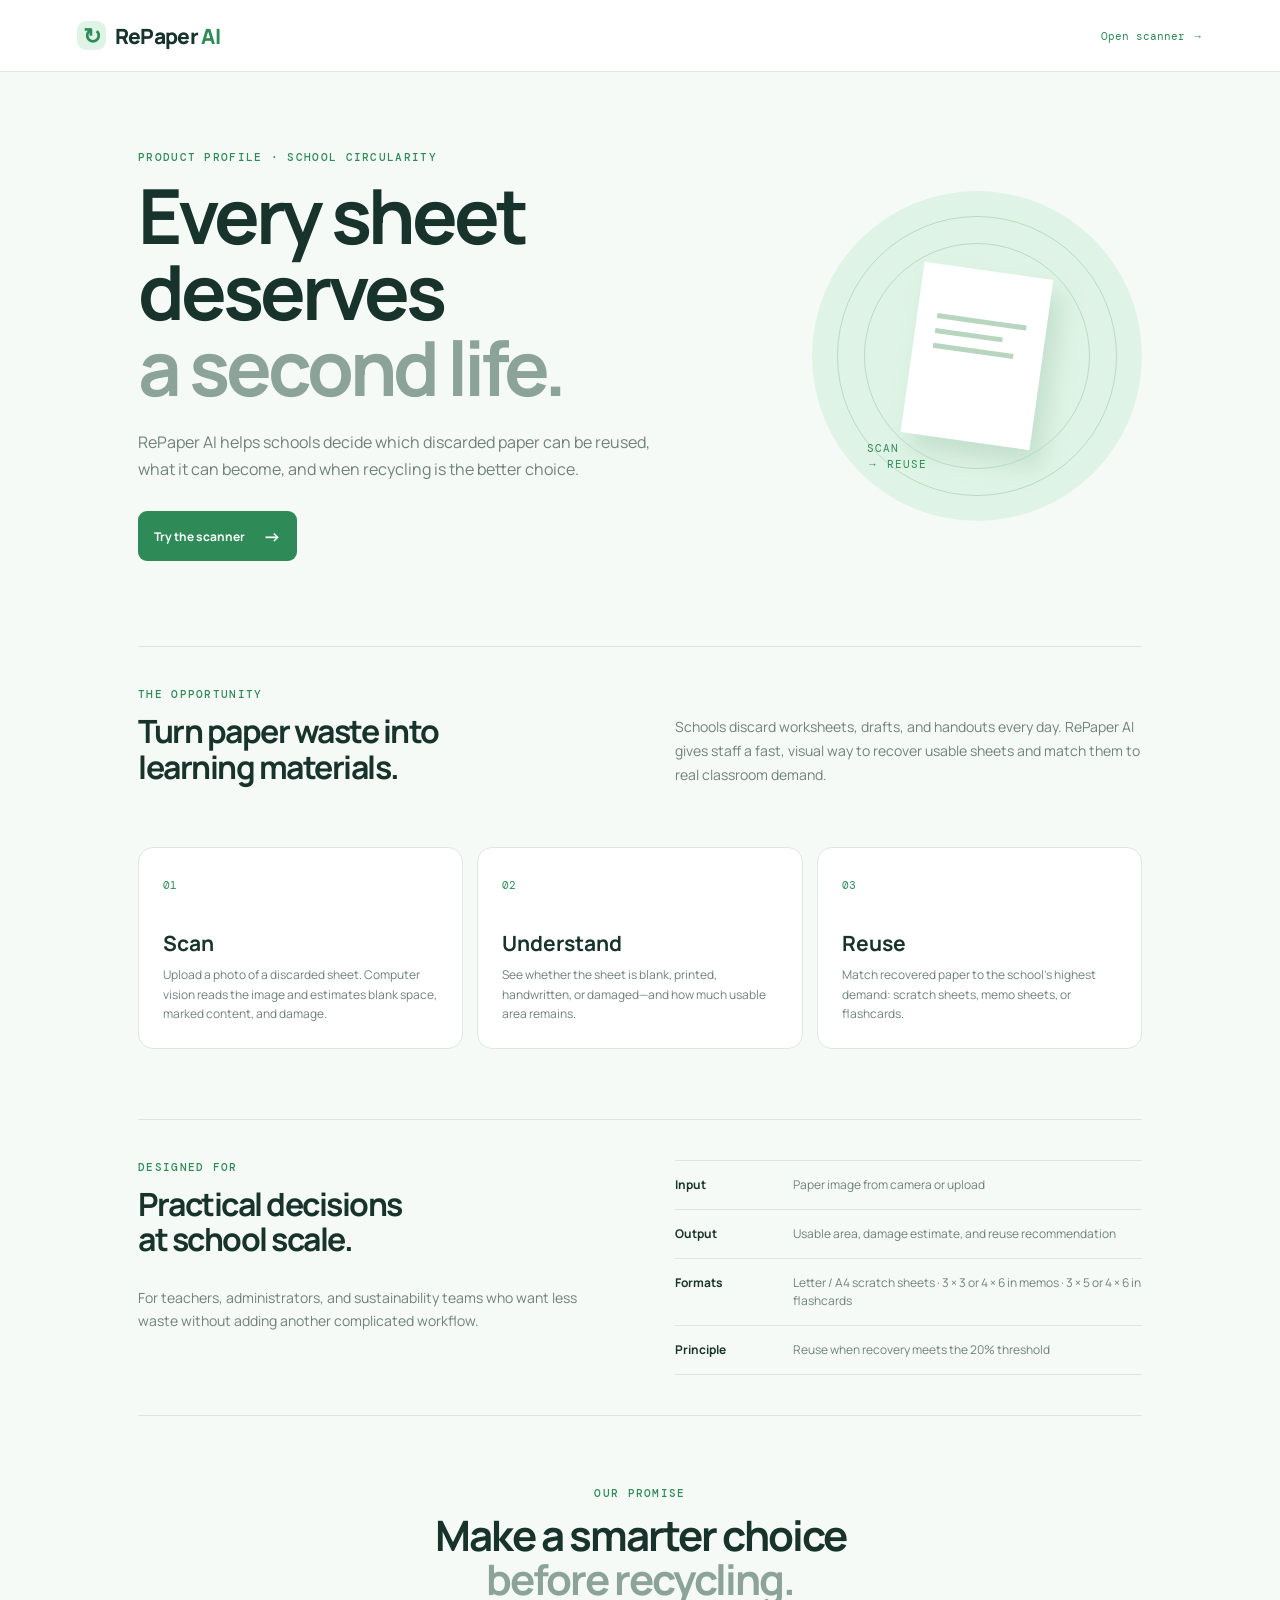
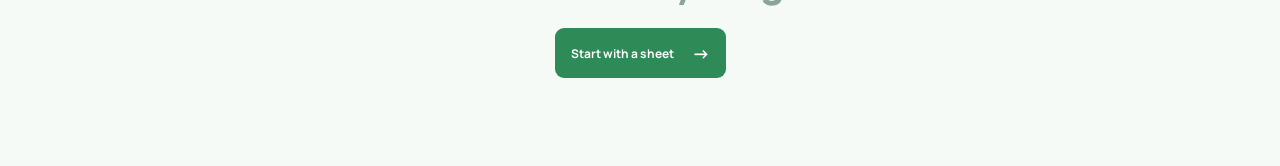
<file: index.html>
<!doctype html>
<html lang="en">
<head>
  <meta charset="UTF-8" />
  <meta name="viewport" content="width=device-width, initial-scale=1.0" />
  <meta name="description" content="RePaper AI helps schools give discarded paper a useful second life before recycling." />
  <title>RePaper AI — Product Profile</title>
  <link rel="stylesheet" href="styles.css" />
  <link rel="stylesheet" href="profile-page.css" />
</head>
<body>
  <header class="topbar"><a class="brand" href="index.html"><span class="brand-mark">↻</span><span>RePaper <em>AI</em></span></a><a class="profile-back" href="scanner.html">Open scanner →</a></header>
  <main class="profile-page">
    <section class="profile-hero"><div><p class="eyebrow">PRODUCT PROFILE · SCHOOL CIRCULARITY</p><h1>Every sheet deserves<br /><span>a second life.</span></h1><p class="profile-lead">RePaper AI helps schools decide which discarded paper can be reused, what it can become, and when recycling is the better choice.</p><a class="profile-cta" href="scanner.html">Try the scanner <span>→</span></a></div><div class="profile-orb"><div class="orb-sheet"><i></i><i></i><i></i></div><span>SCAN<br />→ REUSE</span></div></section>
    <section class="profile-intro"><div><p class="eyebrow">THE OPPORTUNITY</p><h2>Turn paper waste into<br />learning materials.</h2></div><p>Schools discard worksheets, drafts, and handouts every day. RePaper AI gives staff a fast, visual way to recover usable sheets and match them to real classroom demand.</p></section>
    <section class="profile-cards"><article><span class="card-number">01</span><h3>Scan</h3><p>Upload a photo of a discarded sheet. Computer vision reads the image and estimates blank space, marked content, and damage.</p></article><article><span class="card-number">02</span><h3>Understand</h3><p>See whether the sheet is blank, printed, handwritten, or damaged—and how much usable area remains.</p></article><article><span class="card-number">03</span><h3>Reuse</h3><p>Match recovered paper to the school’s highest demand: scratch sheets, memo sheets, or flashcards.</p></article></section>
    <section class="profile-spec"><div><p class="eyebrow">DESIGNED FOR</p><h2>Practical decisions<br />at school scale.</h2><p>For teachers, administrators, and sustainability teams who want less waste without adding another complicated workflow.</p></div><div class="spec-list"><div><strong>Input</strong><span>Paper image from camera or upload</span></div><div><strong>Output</strong><span>Usable area, damage estimate, and reuse recommendation</span></div><div><strong>Formats</strong><span>Letter / A4 scratch sheets · 3 × 3 or 4 × 6 in memos · 3 × 5 or 4 × 6 in flashcards</span></div><div><strong>Principle</strong><span>Reuse when recovery meets the 20% threshold</span></div></div></section>
    <section class="profile-footer"><p class="eyebrow">OUR PROMISE</p><h2>Make a smarter choice<br /><span>before recycling.</span></h2><a class="profile-cta" href="scanner.html">Start with a sheet <span>→</span></a></section>
  </main>
</body>
</html>
</file>
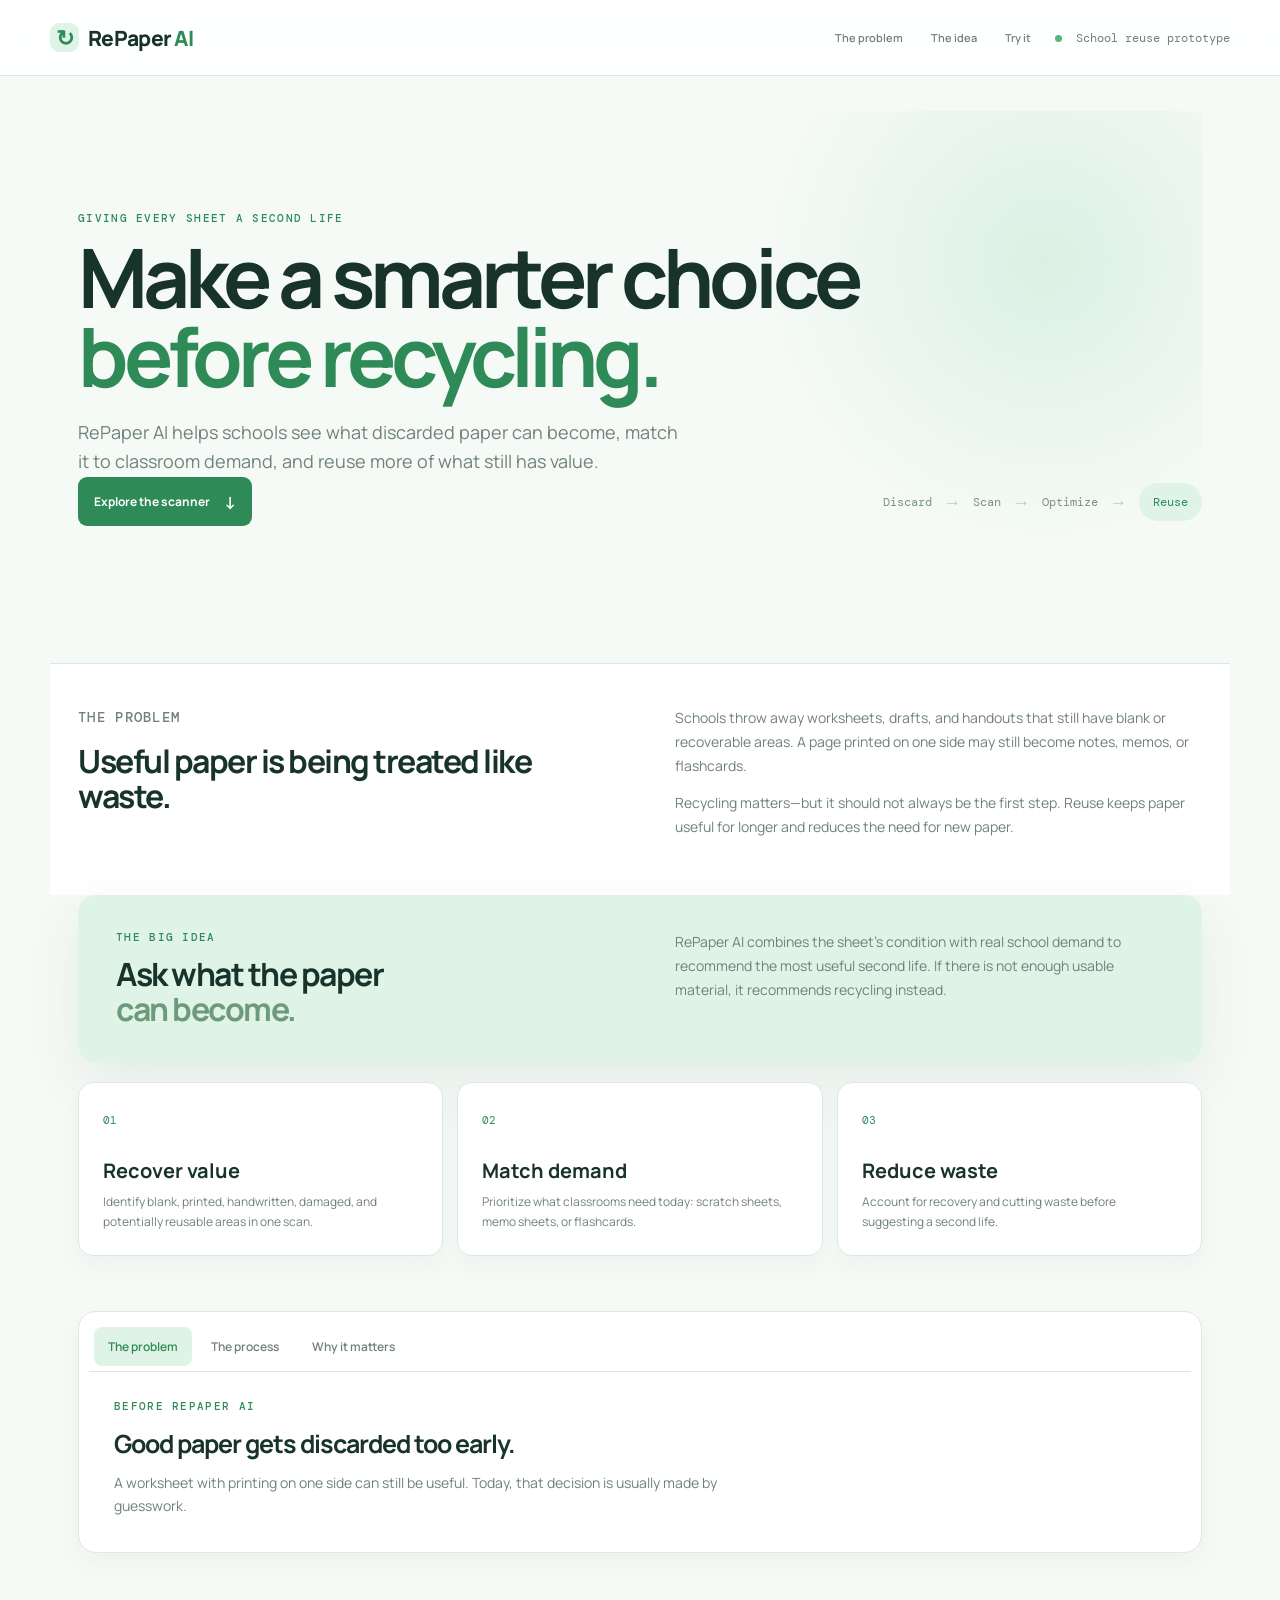
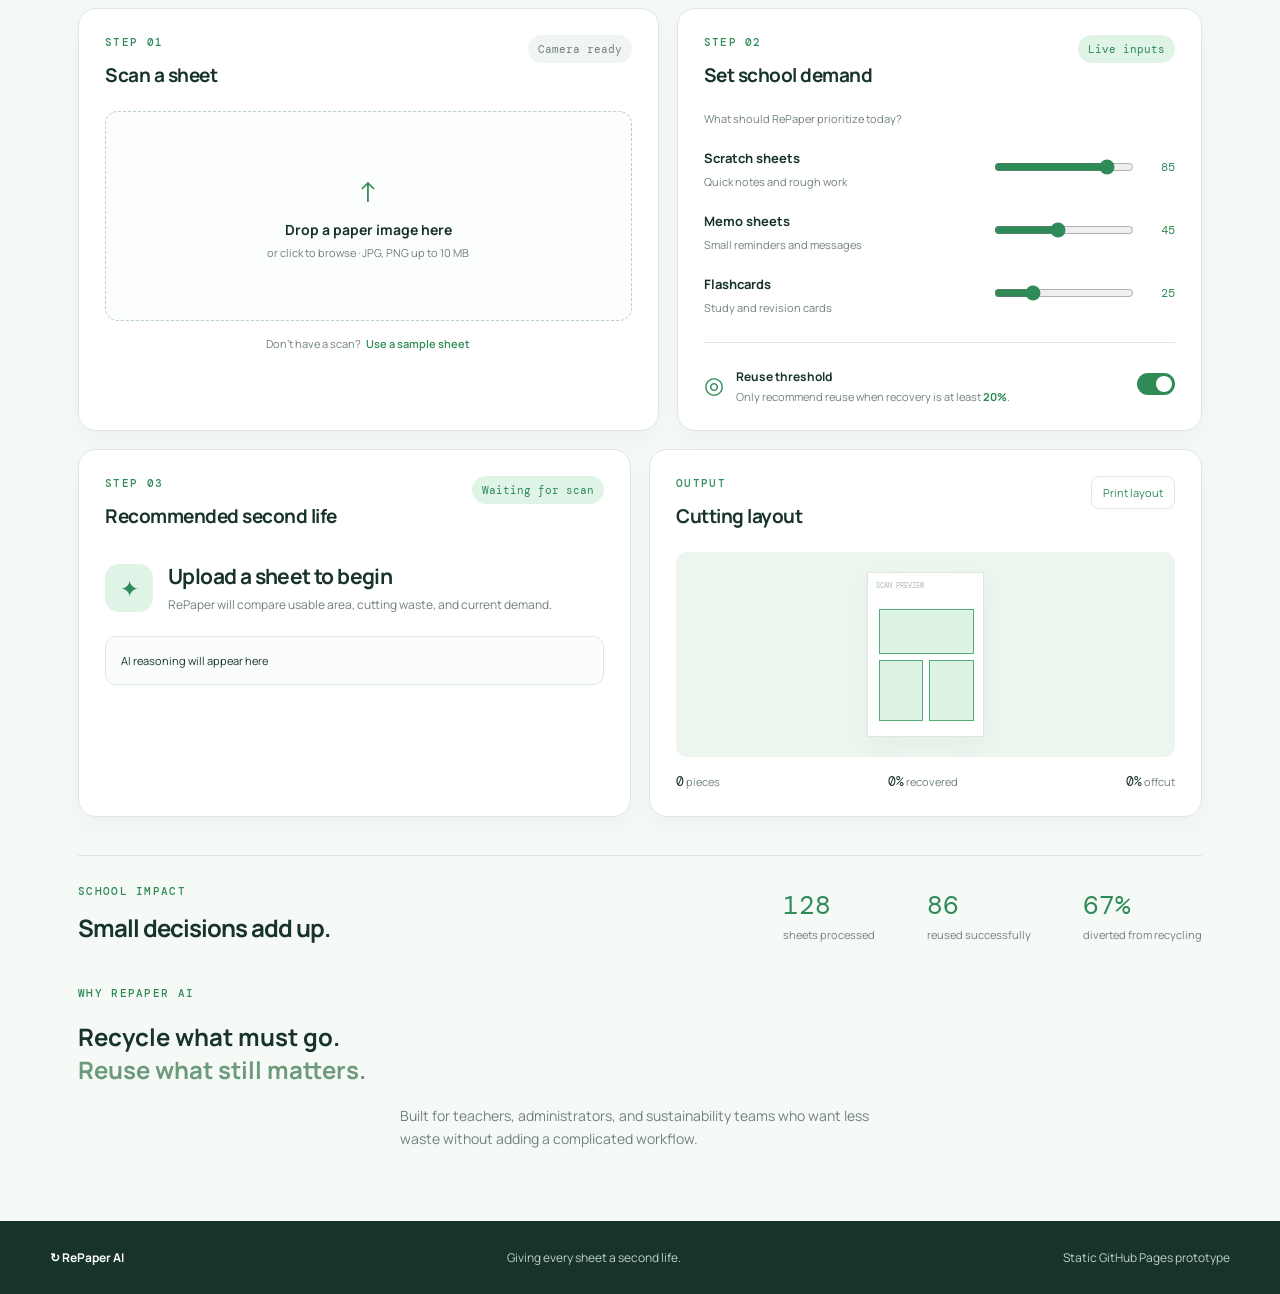
<file: scanner.html>
<!doctype html>
<html lang="en">
<head>
  <meta charset="UTF-8" />
  <meta name="viewport" content="width=device-width, initial-scale=1.0" />
  <meta name="description" content="RePaper AI helps schools give discarded paper a useful second life before recycling." />
  <title>RePaper AI — Give Every Sheet a Second Life</title>
  <link rel="stylesheet" href="styles.css" />
  <link rel="stylesheet" href="profile.css" />
  <link rel="stylesheet" href="merged-profile.css" />
  <link rel="stylesheet" href="landing.css" />
  <link rel="stylesheet" href="reference-theme.css" />
</head>
<body>
  <header class="topbar"><a class="brand" href="#top"><span class="brand-mark">↻</span><span>RePaper <em>AI</em></span></a><nav class="site-nav"><a href="#problem">The problem</a><a href="#solution">The idea</a><a href="#scanner">Try it</a></nav><span class="status"><i></i> School reuse prototype</span></header>
  <main class="shell" id="top">
    <section class="hero landing-hero"><div><p class="eyebrow">GIVING EVERY SHEET A SECOND LIFE</p><h1>Make a smarter choice<br /><span>before recycling.</span></h1><p class="hero-copy">RePaper AI helps schools see what discarded paper can become, match it to classroom demand, and reuse more of what still has value.</p><a class="hero-cta" href="#scanner">Explore the scanner <span>↓</span></a></div><div class="flow"><span>Discard</span><b>→</b><span>Scan</span><b>→</b><span>Optimize</span><b>→</b><span class="active">Reuse</span></div></section>
    <section class="story-grid" id="problem"><div><p class="eyebrow">THE PROBLEM</p><h2>Useful paper is being treated like waste.</h2></div><div><p>Schools throw away worksheets, drafts, and handouts that still have blank or recoverable areas. A page printed on one side may still become notes, memos, or flashcards.</p><p>Recycling matters—but it should not always be the first step. Reuse keeps paper useful for longer and reduces the need for new paper.</p></div></section>
    <section class="idea-banner" id="solution"><div><p class="eyebrow">THE BIG IDEA</p><h2>Ask what the paper<br /><span>can become.</span></h2></div><p>RePaper AI combines the sheet’s condition with real school demand to recommend the most useful second life. If there is not enough usable material, it recommends recycling instead.</p></section>
    <section class="value-cards"><article><span>01</span><h3>Recover value</h3><p>Identify blank, printed, handwritten, damaged, and potentially reusable areas in one scan.</p></article><article><span>02</span><h3>Match demand</h3><p>Prioritize what classrooms need today: scratch sheets, memo sheets, or flashcards.</p></article><article><span>03</span><h3>Reduce waste</h3><p>Account for recovery and cutting waste before suggesting a second life.</p></article></section>
    <section class="story-tabs" aria-label="Learn about RePaper AI"><div class="tab-list" role="tablist" aria-label="RePaper AI overview"><button class="tab-button active" role="tab" aria-selected="true" aria-controls="tab-problem" id="tab-button-problem" data-tab="problem">The problem</button><button class="tab-button" role="tab" aria-selected="false" aria-controls="tab-process" id="tab-button-process" data-tab="process">The process</button><button class="tab-button" role="tab" aria-selected="false" aria-controls="tab-impact" id="tab-button-impact" data-tab="impact">Why it matters</button></div><div class="tab-panel active" role="tabpanel" id="tab-problem" aria-labelledby="tab-button-problem"><p class="eyebrow">BEFORE REPAPER AI</p><h2>Good paper gets discarded too early.</h2><p>A worksheet with printing on one side can still be useful. Today, that decision is usually made by guesswork.</p></div><div class="tab-panel" role="tabpanel" id="tab-process" aria-labelledby="tab-button-process" hidden><p class="eyebrow">THE REPAPER APPROACH</p><h2>See it. Understand it. Give it a job.</h2><p>A camera scan estimates the sheet’s condition, then school demand guides the most useful reuse format.</p></div><div class="tab-panel" role="tabpanel" id="tab-impact" aria-labelledby="tab-button-impact" hidden><p class="eyebrow">THE OUTCOME</p><h2>Reuse first. Recycle what remains.</h2><p>Schools save useful material, reduce demand for new paper, and get a clear record of the waste they divert.</p></div></section>
    <section class="workspace" id="scanner">
      <div class="panel"><div class="panel-heading"><div><p class="eyebrow">STEP 01</p><h2>Scan a sheet</h2></div><span class="step-badge">Camera ready</span></div><label class="dropzone" id="dropzone" for="fileInput"><input id="fileInput" type="file" accept="image/*" /><div id="dropContent"><span class="upload-icon">↑</span><strong>Drop a paper image here</strong><small>or click to browse · JPG, PNG up to 10 MB</small></div><img id="preview" alt="Uploaded paper preview" hidden /></label><div class="sample-row"><span>Don't have a scan?</span><button class="text-button" id="sampleBtn">Use a sample sheet</button></div><div class="analysis hidden" id="analysis"><div class="analysis-title"><span>Computer vision estimate</span><strong id="confidence">--</strong></div><div class="meter"><span id="meterFill"></span></div><div class="stats"><div><b id="blankStat">--</b><small>usable blank</small></div><div><b id="printedStat">--</b><small>printed / marked</small></div><div><b id="damageStat">--</b><small>damage / edge loss</small></div></div></div></div>
      <div class="panel"><div class="panel-heading"><div><p class="eyebrow">STEP 02</p><h2>Set school demand</h2></div><span class="step-badge green">Live inputs</span></div><p class="muted">What should RePaper prioritize today?</p><div class="demand-list"><label><span><b>Scratch sheets</b><small>Quick notes and rough work</small></span><input type="range" min="0" max="100" value="85" data-demand="scratch" /><output>85</output></label><label><span><b>Memo sheets</b><small>Small reminders and messages</small></span><input type="range" min="0" max="100" value="45" data-demand="memo" /><output>45</output></label><label><span><b>Flashcards</b><small>Study and revision cards</small></span><input type="range" min="0" max="100" value="25" data-demand="flashcards" /><output>25</output></label></div><div class="rule"></div><div class="principle"><span>◎</span><div><b>Reuse threshold</b><small>Only recommend reuse when recovery is at least <strong>20%</strong>.</small></div><button class="toggle on" aria-label="Toggle reuse threshold"><i></i></button></div></div>
    </section>
    <section class="result-grid"><div class="panel result-panel"><div class="panel-heading"><div><p class="eyebrow">STEP 03</p><h2>Recommended second life</h2></div><span class="decision" id="decision">Waiting for scan</span></div><div class="recommendation"><div class="recommend-icon" id="recommendIcon">✦</div><div><h3 id="recommendation">Upload a sheet to begin</h3><p id="recommendationCopy">RePaper will compare usable area, cutting waste, and current demand.</p></div></div><div class="reasoning" id="reasoning"><span>AI reasoning will appear here</span></div></div><div class="panel layout-panel"><div class="panel-heading"><div><p class="eyebrow">OUTPUT</p><h2>Cutting layout</h2></div><button class="outline-button" id="printBtn">Print layout</button></div><div class="paper-preview"><div class="paper-sheet"><span class="paper-label">SCAN PREVIEW</span><div class="cut cut-a"></div><div class="cut cut-b"></div><div class="cut cut-c"></div></div></div><div class="layout-meta"><span><b id="pieceCount">0</b> pieces</span><span><b id="recovered">0%</b> recovered</span><span><b id="waste">0%</b> offcut</span></div></div></section>
    <section class="impact"><div><p class="eyebrow">SCHOOL IMPACT</p><h2>Small decisions add up.</h2></div><div class="impact-metrics"><div><b id="processed">128</b><span>sheets processed</span></div><div><b id="reused">86</b><span>reused successfully</span></div><div><b id="diverted">67%</b><span>diverted from recycling</span></div></div></section>
    <section class="profile-footer landing-footer"><p class="eyebrow">WHY REPAPER AI</p><h2>Recycle what must go.<br /><span>Reuse what still matters.</span></h2><p>Built for teachers, administrators, and sustainability teams who want less waste without adding a complicated workflow.</p></section>
  </main><footer class="site-footer"><div><strong>↻ RePaper AI</strong><span>Giving every sheet a second life.</span><span>Static GitHub Pages prototype</span></div></footer><script src="tabs.js"></script><script type="module" src="app.js"></script>
</body>
</html>
</file>
<file: styles.css>
@import url('https://fonts.googleapis.com/css2?family=DM+Mono:wght@400;500&family=Manrope:wght@400;500;600;700;800&display=swap');
:root{--ink:#17332b;--muted:#70817b;--line:#dce8e1;--mint:#dff4e6;--green:#2e8b57;--cream:#f6faf7;--white:#fff}*{box-sizing:border-box}body{margin:0;background:var(--cream);color:var(--ink);font-family:Manrope,Arial,sans-serif}.topbar{height:72px;background:#fff;border-bottom:1px solid var(--line);display:flex;align-items:center;justify-content:space-between;padding:0 6vw}.brand{font-size:21px;font-weight:800;letter-spacing:-.7px;display:flex;align-items:center;gap:9px}.brand em{font-style:normal;color:var(--green)}.brand-mark{width:29px;height:29px;display:grid;place-items:center;border-radius:9px;background:var(--mint);color:var(--green);font-size:22px}.status{font:12px 'DM Mono';color:var(--muted)}.status i{display:inline-block;width:7px;height:7px;background:#52b978;border-radius:50%;margin-right:7px}.shell{max-width:1180px;margin:auto;padding:62px 28px 70px}.hero{display:flex;justify-content:space-between;align-items:end;margin-bottom:52px}.eyebrow{color:var(--green);font:500 11px 'DM Mono';letter-spacing:1.3px;margin:0 0 13px}.hero h1{font-size:clamp(38px,5vw,65px);line-height:1.02;letter-spacing:-3px;margin:0 0 22px}.hero h1 span{color:#8ca39a}.hero-copy{color:var(--muted);font-size:15px;line-height:1.65;max-width:480px;margin:0}.flow{display:flex;align-items:center;gap:12px;color:#7b9288;font:12px 'DM Mono';padding-bottom:5px}.flow b{color:#b5c7be;font-size:17px}.flow .active{color:var(--green);background:var(--mint);padding:11px 14px;border-radius:20px}.workspace,.result-grid{display:grid;grid-template-columns:1.05fr .95fr;gap:18px;margin-bottom:18px}.result-grid{grid-template-columns:1fr 1fr}.panel{background:var(--white);border:1px solid var(--line);border-radius:18px;padding:26px}.panel-heading{display:flex;justify-content:space-between;align-items:start;margin-bottom:23px}.panel-heading h2{font-size:19px;letter-spacing:-.5px;margin:0}.step-badge,.decision{background:#f0f5f2;color:#71837a;border-radius:20px;font:11px 'DM Mono';padding:7px 10px}.step-badge.green{color:var(--green);background:var(--mint)}.dropzone{height:210px;border:1.5px dashed #b7d1c2;border-radius:13px;display:grid;place-items:center;text-align:center;cursor:pointer;overflow:hidden;background:#fbfefc}.dropzone:hover{background:#f2fbf5}.dropzone input{display:none}.upload-icon{font-size:28px;color:var(--green);display:block;margin-bottom:10px}.dropzone strong{font-size:14px;display:block}.dropzone small,.sample-row,.muted,.demand-list small,.principle small{display:block;color:var(--muted);font-size:11px;margin-top:6px}.dropzone img{width:100%;height:100%;object-fit:contain}.sample-row{display:flex;justify-content:center;gap:5px;margin-top:15px}.text-button{border:0;background:none;color:var(--green);font:600 11px Manrope;cursor:pointer;padding:0}.analysis{margin-top:22px}.hidden{display:none}.analysis-title{display:flex;justify-content:space-between;font-size:12px}.analysis-title strong{color:var(--green);font:12px 'DM Mono'}.meter{height:6px;background:#edf3ef;border-radius:5px;margin:10px 0 15px}.meter span{height:100%;background:var(--green);display:block;border-radius:5px;width:0;transition:.5s}.stats{display:flex;justify-content:space-between}.stats b{display:block;font:17px 'DM Mono';color:var(--ink)}.stats small{color:var(--muted);font-size:10px}.demand-panel>.muted{margin-top:-13px;margin-bottom:25px}.demand-list label{display:grid;grid-template-columns:1fr 140px 28px;align-items:center;gap:15px;margin:20px 0}.demand-list b{font-size:13px}.demand-list output{font:12px 'DM Mono';text-align:right;color:var(--green)}input[type=range]{accent-color:var(--green);width:100%}.rule{border-top:1px solid var(--line);margin:27px 0 21px}.principle{display:flex;align-items:center;gap:12px}.principle>span{font-size:23px;color:var(--green)}.principle b{font-size:12px}.principle small{margin-top:3px}.principle small strong{color:var(--green)}.toggle{margin-left:auto;border:0;border-radius:20px;background:#d7e4dc;width:38px;height:22px;padding:3px;cursor:pointer}.toggle i{display:block;width:16px;height:16px;background:white;border-radius:50%;transition:.2s}.toggle.on{background:var(--green)}.toggle.on i{transform:translateX(16px)}.decision{color:var(--green);background:var(--mint)}.recommendation{display:flex;gap:15px;align-items:center;padding:10px 0 22px}.recommend-icon{background:var(--mint);color:var(--green);width:48px;height:48px;display:grid;place-items:center;border-radius:14px;font-size:23px}.recommendation h3{font-size:21px;margin:0 0 6px;letter-spacing:-.6px}.recommendation p{font-size:12px;color:var(--muted);margin:0;line-height:1.5}.reasoning{border:1px solid var(--line);background:#fbfdfb;border-radius:11px;padding:15px;color:var(--muted);font-size:11px;line-height:1.6}.reasoning span{color:var(--ink)}.outline-button{border:1px solid var(--line);background:white;border-radius:8px;padding:8px 11px;color:var(--green);font:11px Manrope;cursor:pointer}.paper-preview{height:205px;border-radius:11px;background:#edf5ef;display:grid;place-items:center}.paper-sheet{height:165px;width:117px;background:#fff;border:1px solid #dce8df;box-shadow:0 8px 20px #cfe0d455;position:relative;overflow:hidden}.paper-label{font:7px 'DM Mono';color:#b0bdb6;position:absolute;top:8px;left:8px}.cut{position:absolute;border:1px solid #52ad79;background:#ccefd7aa}.cut-a{left:11px;top:36px;width:95px;height:45px}.cut-b{left:11px;top:87px;width:44px;height:61px}.cut-c{left:61px;top:87px;width:45px;height:61px}.layout-meta{display:flex;justify-content:space-between;font-size:11px;color:var(--muted);margin-top:16px}.layout-meta b{color:var(--ink);font:13px 'DM Mono'}.impact{margin-top:38px;border-top:1px solid var(--line);padding-top:28px;display:flex;justify-content:space-between;align-items:end}.impact h2{font-size:24px;letter-spacing:-1px;margin:0}.impact-metrics{display:flex;gap:52px}.impact-metrics b{font:26px 'DM Mono';display:block;color:var(--green)}.impact-metrics span{font-size:11px;color:var(--muted)}@media(max-width:800px){.hero,.impact{display:block}.flow{margin-top:28px}.workspace,.result-grid{grid-template-columns:1fr}.impact-metrics{margin-top:25px;gap:22px;flex-wrap:wrap}.shell{padding-top:38px}.demand-list label{grid-template-columns:1fr 110px 25px}}
</file>
<file: profile-page.css>
.brand{text-decoration:none;color:var(--ink)}.profile-back{color:var(--green);font:11px 'DM Mono';text-decoration:none}.profile-page{max-width:1060px;margin:auto;padding:78px 28px}.profile-hero{display:grid;grid-template-columns:1fr 330px;align-items:center;gap:80px;padding-bottom:85px}.profile-hero h1{font-size:clamp(42px,6vw,76px);line-height:1;letter-spacing:-4px;margin:0 0 24px}.profile-hero h1 span,.profile-footer h2 span{color:#8ca39a}.profile-lead{max-width:520px;color:var(--muted);font-size:16px;line-height:1.7;margin:0 0 28px}.profile-cta{display:inline-flex;align-items:center;gap:18px;background:var(--green);border-radius:9px;color:#fff;padding:13px 16px;text-decoration:none;font-size:12px;font-weight:700}.profile-cta span{font-size:18px}.profile-orb{height:330px;width:330px;border-radius:50%;background:var(--mint);display:grid;place-items:center;position:relative}.profile-orb:before,.profile-orb:after{content:'';position:absolute;border:1px solid #b8dcc2;border-radius:50%;inset:25px}.profile-orb:after{inset:52px}.profile-orb>span{position:absolute;bottom:48px;left:55px;color:var(--green);font:11px/1.5 'DM Mono';letter-spacing:1px}.orb-sheet{width:130px;height:172px;background:#fff;box-shadow:12px 15px 25px #79a98844;transform:rotate(8deg);padding:39px 20px}.orb-sheet i{display:block;height:5px;background:#b8d6bf;margin:10px 0}.orb-sheet i:nth-child(2){width:75%}.orb-sheet i:nth-child(3){width:90%}.profile-intro,.profile-spec{border-top:1px solid var(--line);padding:40px 0;display:grid;grid-template-columns:1fr 1fr;gap:70px}.profile-intro h2,.profile-spec h2{font-size:32px;line-height:1.1;letter-spacing:-1.5px;margin:0}.profile-intro>p,.profile-spec>div>p:last-child{color:var(--muted);font-size:14px;line-height:1.7;margin:28px 0 0}.profile-cards{display:grid;grid-template-columns:repeat(3,1fr);gap:14px;padding:20px 0 70px}.profile-cards article{border:1px solid var(--line);border-radius:15px;padding:24px;background:#fff}.card-number{color:var(--green);font:11px 'DM Mono'}.profile-cards h3{font-size:21px;margin:35px 0 8px}.profile-cards p{color:var(--muted);font-size:12px;line-height:1.65;margin:0}.spec-list{border-top:1px solid var(--line)}.spec-list div{display:grid;grid-template-columns:100px 1fr;gap:18px;border-bottom:1px solid var(--line);padding:15px 0;font-size:12px}.spec-list strong{color:var(--ink)}.spec-list span{color:var(--muted);line-height:1.5}.profile-footer{text-align:center;border-top:1px solid var(--line);padding:70px 0 10px}.profile-footer h2{font-size:42px;line-height:1.05;letter-spacing:-2px;margin:0 0 27px}@media(max-width:760px){.profile-page{padding-top:45px}.profile-hero{grid-template-columns:1fr;gap:45px}.profile-orb{width:260px;height:260px}.profile-intro,.profile-spec{grid-template-columns:1fr;gap:5px}.profile-cards{grid-template-columns:1fr;padding-bottom:45px}.profile-footer h2{font-size:34px}}
</file>
<file: profile.css>
.product-profile{display:grid;grid-template-columns:auto 1fr auto;gap:20px;align-items:center;background:#eef8f0;border:1px solid #cfe6d5;border-radius:18px;padding:22px 25px;margin-bottom:18px}.profile-avatar{width:58px;height:58px;display:grid;place-items:center;border-radius:17px;background:var(--green);color:#fff;font-size:34px}.profile-main .eyebrow{margin-bottom:6px}.profile-main h2{font-size:22px;letter-spacing:-.7px;margin:0 0 5px}.profile-main p:not(.eyebrow){color:var(--muted);font-size:12px;line-height:1.5;margin:0;max-width:570px}.profile-tags{display:flex;gap:7px;flex-wrap:wrap;margin-top:11px}.profile-tags span{border:1px solid #c9dfcf;border-radius:20px;color:var(--green);font:10px 'DM Mono';padding:6px 8px}.profile-details{border-left:1px solid #cfe2d4;padding-left:24px;display:grid;gap:12px;min-width:205px}.profile-details small{display:block;color:var(--muted);font:10px 'DM Mono';letter-spacing:1px;margin-bottom:4px}.profile-details strong{font-size:11px}.profile-status{color:var(--green)}.profile-status i{display:inline-block;width:6px;height:6px;background:#52b978;border-radius:50%;margin-right:5px}@media(max-width:800px){.product-profile{grid-template-columns:auto 1fr}.profile-details{grid-column:1/-1;border-left:0;border-top:1px solid #cfe2d4;padding:15px 0 0;display:flex;justify-content:space-between}}
</file>
<file: merged-profile.css>
.merged-profile{border-top:1px solid var(--line);margin-top:70px;padding-top:70px}.merged-profile .profile-hero{padding-bottom:65px}.merged-profile .profile-hero h2{font-size:clamp(38px,5vw,65px);line-height:1.02;letter-spacing:-3px;margin:0 0 22px}.merged-profile .profile-hero h2 span,.merged-profile .profile-footer h2 span{color:#8ca39a}.merged-profile .profile-footer{padding-bottom:0}.merged-profile .profile-intro,.merged-profile .profile-spec{padding-left:0;padding-right:0}.merged-profile .profile-cards{padding-left:0;padding-right:0}.merged-profile .profile-lead{max-width:520px;color:var(--muted);font-size:15px;line-height:1.7;margin:0}.merged-profile .profile-footer h2{font-size:36px;line-height:1.05;letter-spacing:-2px;margin:0 0 27px}@media(max-width:800px){.merged-profile{margin-top:45px;padding-top:45px}.merged-profile .profile-hero{grid-template-columns:1fr;gap:40px}.merged-profile .profile-orb{width:260px;height:260px}}
</file>
<file: landing.css>
.site-nav{display:flex;gap:18px;margin-left:auto;margin-right:24px}.site-nav a{color:var(--muted);font-size:11px;text-decoration:none}.site-nav a:hover{color:var(--green)}.landing-hero{padding-bottom:55px}.hero-cta{display:inline-flex;gap:14px;align-items:center;background:var(--green);border-radius:9px;color:#fff;text-decoration:none;font-size:12px;font-weight:700;padding:13px 16px}.hero-cta span{font-size:17px}.story-grid{border-top:1px solid var(--line);padding:42px 0;display:grid;grid-template-columns:1fr 1fr;gap:70px}.story-grid h2,.idea-banner h2{font-size:32px;line-height:1.1;letter-spacing:-1.5px;margin:0}.story-grid p,.idea-banner>p{color:var(--muted);font-size:14px;line-height:1.7;margin:0 0 14px}.idea-banner{display:grid;grid-template-columns:1fr 1fr;gap:70px;background:var(--mint);border-radius:18px;padding:35px 38px;margin-bottom:20px}.idea-banner h2 span,.landing-footer h2 span{color:#6c9a7a}.value-cards{display:grid;grid-template-columns:repeat(3,1fr);gap:14px;margin-bottom:55px}.value-cards article{background:#fff;border:1px solid var(--line);border-radius:15px;padding:24px}.value-cards article>span{color:var(--green);font:11px 'DM Mono'}.value-cards h3{font-size:20px;margin:28px 0 8px}.value-cards p{color:var(--muted);font-size:12px;line-height:1.6;margin:0}.story-tabs{border:1px solid var(--line);border-radius:18px;padding:10px;margin-bottom:55px;background:#fff}.tab-list{display:flex;gap:5px;border-bottom:1px solid var(--line);padding:5px}.tab-button{border:0;background:transparent;border-radius:8px;color:var(--muted);cursor:pointer;font:600 12px Manrope;padding:11px 14px}.tab-button:hover,.tab-button.active{background:var(--mint);color:var(--green)}.tab-panel{padding:27px 25px 22px;min-height:170px;animation:tab-in .35s ease both}.tab-panel h2{font-size:25px;letter-spacing:-1px;margin:0 0 10px}.tab-panel p:not(.eyebrow){color:var(--muted);font-size:14px;line-height:1.65;max-width:650px;margin:0}.landing-footer{margin-top:42px}.landing-footer>p:last-child{color:var(--muted);font-size:14px;line-height:1.7;max-width:480px;margin:0 auto}.landing-footer h2{margin-bottom:18px}.hero,.story-grid,.idea-banner,.value-cards,.workspace,.result-grid,.impact,.landing-footer{animation:rise-in .7s ease both}.story-grid{animation-delay:.08s}.idea-banner{animation-delay:.16s}.value-cards{animation-delay:.24s}@keyframes rise-in{from{opacity:0;transform:translateY(18px)}to{opacity:1;transform:translateY(0)}}@keyframes tab-in{from{opacity:0;transform:translateY(7px)}to{opacity:1;transform:translateY(0)}}@media(prefers-reduced-motion:reduce){*,*::before,*::after{animation-duration:.01ms!important;animation-iteration-count:1!important;scroll-behavior:auto!important;transition-duration:.01ms!important}}@media(max-width:800px){.site-nav{display:none}.story-grid,.idea-banner{grid-template-columns:1fr;gap:12px}.idea-banner{padding:26px}.value-cards{grid-template-columns:1fr;margin-bottom:35px}.tab-list{overflow-x:auto}.tab-button{white-space:nowrap}}
</file>
<file: reference-theme.css>
html{scroll-behavior:smooth}.topbar{position:sticky;top:0;z-index:20;background:rgba(255,255,255,.9);backdrop-filter:blur(16px);height:76px;padding:0 max(28px,calc((100% - 1180px)/2))}.topbar .brand{text-decoration:none;color:var(--ink)}.site-nav{display:flex;gap:28px;margin-left:auto;margin-right:24px}.site-nav a{font-weight:600}.shell{padding-top:35px}.landing-hero{min-height:500px;padding:70px 0 85px;position:relative;overflow:hidden;background:radial-gradient(circle at 86% 30%,rgba(79,190,125,.16),transparent 28%),var(--cream)}.landing-hero h1{font-size:clamp(50px,7vw,82px);line-height:.96;letter-spacing:-5px}.landing-hero h1 span{color:var(--green)}.landing-hero .hero-copy{font-size:18px;max-width:610px}.story-grid{background:#fff;margin-left:-28px;margin-right:-28px;padding-left:28px;padding-right:28px}.idea-banner{box-shadow:0 20px 55px rgba(18,61,43,.08)}.value-cards article,.story-tabs,.panel{box-shadow:0 10px 25px rgba(18,61,43,.04)}.value-cards article{transition:transform .25s,box-shadow .25s}.value-cards article:hover{transform:translateY(-5px);box-shadow:0 20px 45px rgba(18,61,43,.1)}.site-footer{background:var(--ink);color:#dfeee5;padding:28px max(28px,calc((100% - 1180px)/2));font-size:12px}.site-footer>div{max-width:1180px;margin:auto;display:flex;justify-content:space-between;gap:16px}.site-footer strong{color:#fff}.site-footer span{color:#bdd2c6}@media(max-width:800px){.site-nav{display:none}.topbar{padding:0 20px}.shell{padding-top:15px}.landing-hero{padding-top:55px}.site-footer>div{flex-direction:column;gap:8px}}
</file>
